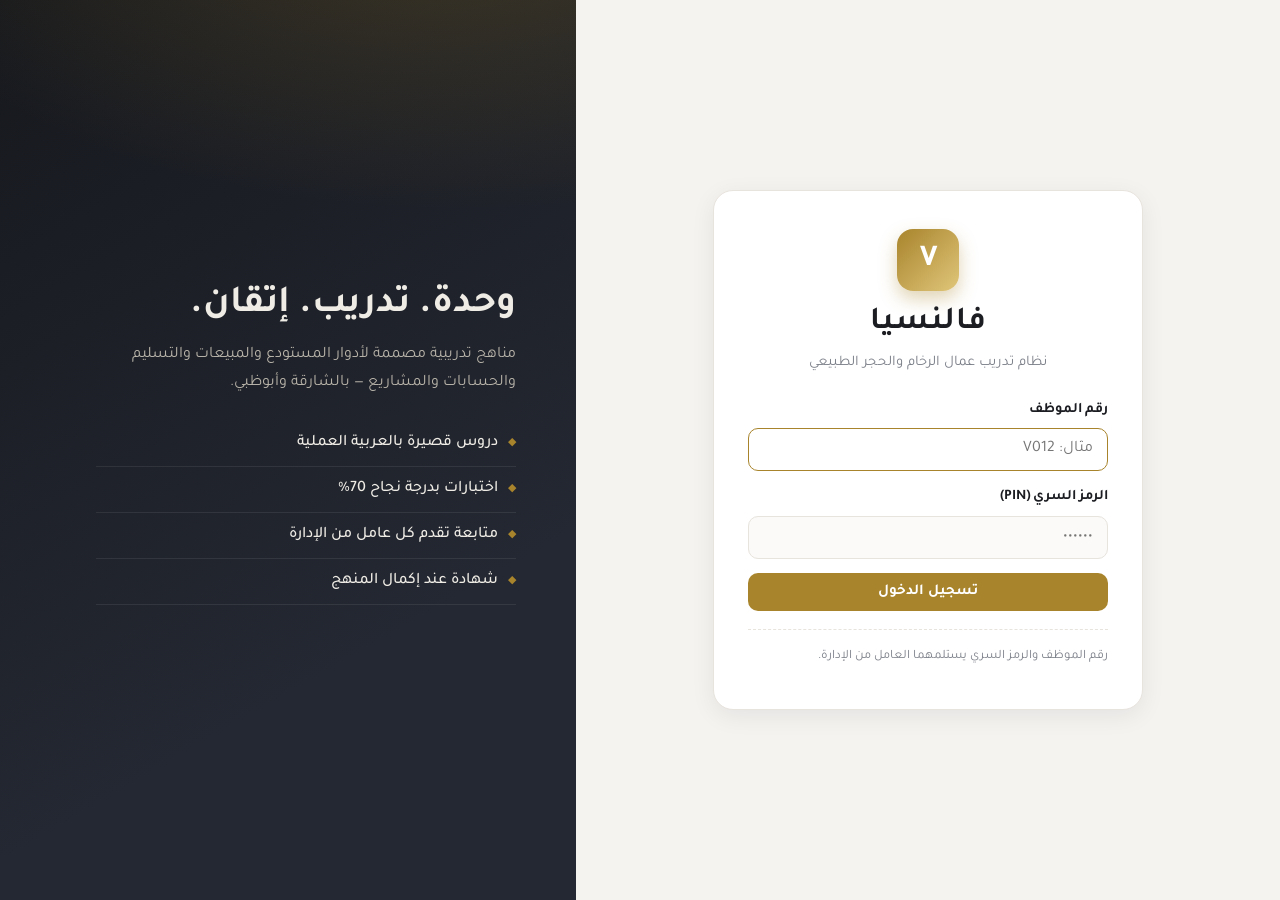
<file: index.html>
<!DOCTYPE html>
<html lang="ar" dir="rtl">
<head>
  <meta charset="UTF-8">
  <meta name="viewport" content="width=device-width, initial-scale=1.0">
  <meta name="description" content="نظام تدريب عمال شركة فالنسيا لتجارة الرخام والحجر الطبيعي - الشارقة وأبوظبي">
  <title>فالنسيا | نظام تدريب العمال</title>
  <link rel="icon" href="data:image/svg+xml,<svg xmlns='http://www.w3.org/2000/svg' viewBox='0 0 100 100'><text y='.9em' font-size='90'>⬜</text></svg>">
  <link rel="preconnect" href="https://fonts.googleapis.com">
  <link rel="preconnect" href="https://fonts.gstatic.com" crossorigin>
  <link href="https://fonts.googleapis.com/css2?family=Tajawal:wght@400;500;700;800&display=swap" rel="stylesheet">
  <link rel="stylesheet" href="css/style.css">
</head>
<body>
  <div id="app"></div>
  <div id="modal-root"></div>
  <div id="toast-root"></div>

  <script src="js/config.js"></script>
  <script src="js/data.js"></script>
  <script src="js/store.js"></script>
  <script src="js/ui.js"></script>
  <script src="js/app.js"></script>
</body>
</html>
</file>
<file: css/style.css>
/* ===== فالنسيا — نظام تدريب العمال ===== */
:root {
  --bg: #f5f3f0;
  --card: #ffffff;
  --ink: #1b1d22;
  --muted: #7b7f88;
  --line: #e7e3dd;
  --gold: #a8842c;
  --gold-dark: #8a6f2f;
  --green: #1f7a5a;
  --red: #c0392b;
  --blue: #1f5a8a;
  --amber: #b8860b;
  --side: #16181d;
  --side-2: #1f2229;
  --radius: 14px;
  --shadow: 0 6px 24px rgba(20, 20, 30, .07);
}

* { box-sizing: border-box; }
html, body { margin: 0; padding: 0; }
body {
  font-family: 'Tajawal', 'Segoe UI', Tahoma, 'Noto Kufi Arabic', sans-serif;
  background: var(--bg);
  color: var(--ink);
  font-size: 16px;
  line-height: 1.7;
}
h1, h2, h3, h4 { line-height: 1.4; margin: 0 0 .4em; }
p { margin: .3em 0; }
a { color: inherit; text-decoration: none; }
code {
  background: rgba(0,0,0,.06); padding: 2px 7px; border-radius: 6px;
  font-family: ui-monospace, monospace; font-size: .85em; direction: ltr; display: inline-block;
}
.muted { color: var(--muted); }

/* ===== أزرار ===== */
.btn {
  display: inline-flex; align-items: center; justify-content: center; gap: 6px;
  border: 1px solid transparent; border-radius: 10px; padding: 9px 18px;
  font-family: inherit; font-size: .95rem; font-weight: 700; cursor: pointer;
  transition: .15s; background: #eee; color: var(--ink);
}
.btn:hover { filter: brightness(.97); transform: translateY(-1px); }
.btn:disabled { opacity: .55; cursor: default; transform: none; }
.btn-primary { background: var(--gold); color: #fff; }
.btn-primary:hover { background: var(--gold-dark); }
.btn-ghost { background: transparent; border-color: var(--line); }
.btn-danger { background: var(--red); color: #fff; }
.btn-light { background: #fff; color: var(--green); }
.btn-block { width: 100%; }
.btn-lg { padding: 12px 26px; font-size: 1.05rem; }
.icon-btn {
  border: 1px solid var(--line); background: #fff; border-radius: 8px;
  width: 32px; height: 32px; cursor: pointer; font-size: .95rem; line-height: 1;
  transition: .15s;
}
.icon-btn:hover { background: #f0ede8; }
.icon-btn.danger:hover { background: #fdeceb; border-color: #f2c4bf; }

/* ===== شارات ===== */
.badge {
  display: inline-block; padding: 2px 10px; border-radius: 999px;
  font-size: .78rem; font-weight: 700; white-space: nowrap;
}
.b-gray  { background: #eceff1; color: #546e7a; }
.b-blue  { background: #e3f0fa; color: var(--blue); }
.b-green { background: #e2f4ee; color: var(--green); }
.b-amber { background: #fbf1d8; color: var(--amber); }
.b-red   { background: #fdeceb; color: var(--red); }
.b-purple{ background: #efe7f6; color: #6a3d9a; }

/* ===== شريط التقدم ===== */
.pbar {
  position: relative; background: #e9e5df; border-radius: 999px;
  height: 22px; overflow: hidden; min-width: 130px;
}
.pbar span {
  position: absolute; inset: 0 auto 0 0; right: 0;
  background: linear-gradient(90deg, var(--gold), #cfae52);
  border-radius: 999px; transition: width .5s ease;
}
.pbar b {
  position: absolute; inset: 0; display: flex; align-items: center; justify-content: center;
  font-size: .75rem; color: #4a4a4a; mix-blend-mode: multiply;
}
.pbar-sm { height: 16px; }
.pbar-sm b { font-size: .68rem; }

/* ===== صفحة الدخول ===== */
.login-wrap {
  min-height: 100vh; display: grid; grid-template-columns: 1.1fr .9fr;
  background: var(--bg);
}
.login-card {
  width: min(430px, 92%); margin: auto; background: var(--card);
  border-radius: 20px; padding: 38px 34px; box-shadow: var(--shadow);
  border: 1px solid var(--line);
}
.login-logo { text-align: center; margin-bottom: 22px; }
.login-logo h1 { font-size: 2rem; margin: 10px 0 2px; letter-spacing: 1px; }
.login-logo p { color: var(--muted); font-size: .92rem; }
.logo-mark {
  width: 62px; height: 62px; margin: 0 auto; border-radius: 16px;
  background: linear-gradient(135deg, var(--gold), #e0c67a);
  color: #fff; font-weight: 800; font-size: 1.9rem;
  display: flex; align-items: center; justify-content: center;
  box-shadow: 0 8px 18px rgba(168,132,44,.35);
}
.logo-mark.sm { width: 40px; height: 40px; font-size: 1.2rem; border-radius: 11px; margin: 0; }
#login-form label { display: block; font-weight: 700; font-size: .9rem; margin-bottom: 14px; }
#login-form input {
  width: 100%; margin-top: 6px; padding: 11px 14px; border: 1.5px solid var(--line);
  border-radius: 10px; font-family: inherit; font-size: 1rem; background: #fbfaf8;
}
#login-form input:focus { outline: none; border-color: var(--gold); background: #fff; }
.form-error {
  background: #fdeceb; color: var(--red); padding: 9px 12px; border-radius: 9px;
  font-size: .88rem; margin-bottom: 12px; font-weight: 700;
}
.login-hint {
  margin-top: 18px; padding-top: 14px; border-top: 1px dashed var(--line);
  font-size: .8rem; color: var(--muted); line-height: 2.1;
}
.login-hint b { color: var(--ink); }
.login-side {
  background:
    radial-gradient(1000px 500px at 80% -10%, rgba(168,132,44,.25), transparent 60%),
    linear-gradient(150deg, #16181d, #242832 70%);
  color: #efece6; display: flex; align-items: center; padding: 60px;
}
.side-content h2 { font-size: 2.4rem; margin-bottom: 10px; }
.side-content p { color: #b9b4aa; max-width: 420px; }
.side-content ul { padding: 0; list-style: none; margin-top: 24px; }
.side-content li { padding: 9px 0 9px 0; border-bottom: 1px solid rgba(255,255,255,.08); font-weight: 500; }
.side-content li::before { content: '◆'; color: var(--gold); margin-left: 10px; font-size: .7rem; }

/* ===== التخطيط ===== */
.layout { display: grid; grid-template-columns: 250px 1fr; min-height: 100vh; }
.sidebar {
  background: var(--side); color: #d8d5cf; display: flex; flex-direction: column;
  position: sticky; top: 0; height: 100vh;
}
.brand {
  display: flex; gap: 11px; align-items: center; padding: 18px 16px;
  border-bottom: 1px solid rgba(255,255,255,.07);
}
.brand b { display: block; color: #fff; font-size: 1.1rem; }
.brand small { color: #8b8f99; font-size: .75rem; }
.nav { padding: 14px 10px; display: flex; flex-direction: column; gap: 4px; flex: 1; }
.nav-item {
  display: flex; align-items: center; gap: 11px; padding: 11px 14px;
  border-radius: 10px; font-weight: 600; font-size: .95rem; color: #c9c6bf;
  transition: .15s;
}
.nav-item:hover { background: var(--side-2); color: #fff; }
.nav-item.active { background: var(--gold); color: #fff; box-shadow: 0 6px 14px rgba(168,132,44,.35); }
.nav-item span { font-size: 1.05rem; }
.side-user {
  display: flex; align-items: center; gap: 10px; padding: 14px;
  background: var(--side-2); border-top: 1px solid rgba(255,255,255,.06);
}
.avatar {
  width: 38px; height: 38px; border-radius: 50%; flex: 0 0 auto;
  background: linear-gradient(135deg, var(--gold), #e0c67a); color: #fff;
  display: flex; align-items: center; justify-content: center; font-weight: 800;
}
.avatar.sm { width: 32px; height: 32px; font-size: .9rem; }
.side-user-info { flex: 1; min-width: 0; }
.side-user-info b { display: block; color: #fff; font-size: .88rem; white-space: nowrap; overflow: hidden; text-overflow: ellipsis; }
.side-user-info small { color: #8b8f99; font-size: .7rem; }
.side-user .icon-btn { background: transparent; border-color: rgba(255,255,255,.15); color: #d8d5cf; }
.side-user .icon-btn:hover { background: rgba(255,255,255,.1); }

.main { min-width: 0; display: flex; flex-direction: column; }
.topbar {
  display: flex; align-items: center; justify-content: space-between; gap: 16px;
  background: #fff; border-bottom: 1px solid var(--line);
  padding: 13px 26px; position: sticky; top: 0; z-index: 5;
}
.page-title { font-weight: 800; font-size: 1.05rem; }
.top-progress { display: flex; align-items: center; gap: 10px; font-size: .8rem; color: var(--muted); font-weight: 700; }
.top-progress .pbar { width: 140px; }
.content { padding: 26px; max-width: 1180px; width: 100%; margin: 0 auto; }

/* ===== الرئيسية ===== */
.hero {
  display: flex; align-items: center; justify-content: space-between; gap: 18px;
  background: linear-gradient(120deg, #fff, #fbf7ee);
  border: 1px solid var(--line); border-radius: var(--radius);
  padding: 22px 26px; box-shadow: var(--shadow); margin-bottom: 18px;
}
.hero h2 { margin: 0; font-size: 1.5rem; }
.hero p { color: var(--muted); margin: 0; }
.hero-pct { text-align: center; background: #fff; border: 1px solid var(--line); border-radius: 12px; padding: 8px 22px; }
.hero-pct b { display: block; font-size: 1.9rem; color: var(--gold); line-height: 1.2; }
.hero-pct span { font-size: .75rem; color: var(--muted); font-weight: 700; }

.banner {
  display: flex; align-items: center; justify-content: space-between; gap: 14px;
  border-radius: var(--radius); padding: 16px 20px; margin-bottom: 18px;
}
.banner p { margin: 0; font-size: .88rem; opacity: .85; }
.banner-green { background: linear-gradient(120deg, #e2f4ee, #f0faf6); border: 1px solid #bfe6d7; color: var(--green); }

.stat-grid { display: grid; grid-template-columns: repeat(4, 1fr); gap: 14px; margin-bottom: 22px; }
.stat-grid.small { grid-template-columns: repeat(3, 1fr); }
.stat-card {
  background: var(--card); border: 1px solid var(--line); border-radius: var(--radius);
  padding: 15px 17px; box-shadow: var(--shadow);
}
.stat-card span { display: block; color: var(--muted); font-size: .8rem; font-weight: 700; margin-bottom: 4px; }
.stat-card b { font-size: 1.45rem; }

.section-title { margin: 26px 0 14px; font-size: 1.1rem; }
.section-title::after {
  content: ''; display: block; width: 46px; height: 3px;
  background: var(--gold); border-radius: 3px; margin-top: 5px;
}

.mod-grid { display: grid; grid-template-columns: repeat(auto-fill, minmax(275px, 1fr)); gap: 16px; }
.mod-card {
  background: var(--card); border: 1px solid var(--line); border-radius: var(--radius);
  padding: 18px; box-shadow: var(--shadow); display: flex; flex-direction: column; gap: 9px;
  transition: .18s;
}
.mod-card:hover { transform: translateY(-3px); border-color: #d9cfae; box-shadow: 0 12px 28px rgba(20,20,30,.1); }
.mod-card h3 { font-size: 1.02rem; margin: 0; }
.mod-card p { color: var(--muted); font-size: .85rem; margin: 0; flex: 1; }
.mod-top { display: flex; align-items: center; justify-content: space-between; gap: 8px; }
.mod-icon {
  width: 44px; height: 44px; border-radius: 12px; font-size: 1.35rem;
  display: flex; align-items: center; justify-content: center;
}
.mod-icon.lg { width: 60px; height: 60px; font-size: 1.8rem; flex: 0 0 auto; }
.mod-cta { color: var(--gold-dark); font-weight: 800; font-size: .87rem; }

.back-link { display: inline-block; color: var(--muted); font-weight: 700; margin-bottom: 14px; font-size: .9rem; }
.back-link:hover { color: var(--gold-dark); }

.mod-hero {
  display: flex; align-items: center; gap: 16px; background: var(--card);
  border: 1px solid var(--line); border-right: 5px solid var(--mc, var(--gold));
  border-radius: var(--radius); padding: 18px 20px; margin-bottom: 18px; box-shadow: var(--shadow);
}
.mod-hero h2 { margin: 0; font-size: 1.3rem; }
.mod-hero p { color: var(--muted); margin: 0; font-size: .9rem; }
.mod-hero-state { margin-inline-start: auto; }

/* ===== الدروس ===== */
.lessons { display: flex; flex-direction: column; gap: 16px; }
.lesson {
  background: var(--card); border: 1px solid var(--line);
  border-radius: var(--radius); box-shadow: var(--shadow); overflow: hidden;
}
.lesson-done { border-color: #bfe6d7; }
.lesson-head {
  display: flex; align-items: center; gap: 12px; padding: 15px 20px;
  background: #fbfaf8; border-bottom: 1px solid var(--line);
}
.lesson-done .lesson-head { background: #f0faf6; }
.lesson-head h4 { margin: 0; font-size: 1.05rem; }
.lesson-num {
  width: 30px; height: 30px; border-radius: 50%; background: var(--gold); color: #fff;
  display: flex; align-items: center; justify-content: center; font-weight: 800; font-size: .9rem; flex: 0 0 auto;
}
.lesson-body { padding: 16px 22px; }
.lesson-body p:first-child { margin-top: 0; }
.lesson-body ul { margin: .5em 0; padding-right: 1.3em; }
.lesson-body li { margin-bottom: .4em; }
.kp {
  background: #fbf7ee; border: 1px dashed #dfc98d; border-radius: 10px;
  padding: 10px 14px; margin-top: 12px; font-size: .92rem; color: #6b5a24;
}
.lesson-foot { padding: 0 22px 16px; }

/* ===== الاختبار ===== */
.quiz-section { margin-top: 26px; }
.quiz-box {
  display: flex; align-items: center; justify-content: space-between; gap: 16px;
  background: var(--card); border: 1px solid var(--line); border-radius: var(--radius);
  padding: 18px 22px; box-shadow: var(--shadow);
}
.quiz-box p { margin: 0; color: var(--muted); font-size: .88rem; }
.quiz-pass { background: #f0faf6; border-color: #bfe6d7; }
.quiz-pass b { color: var(--green); }
.quiz-fail { background: #fdf6f0; border-color: #f0dcc8; }
.quiz-locked { background: #f4f2ef; color: var(--muted); }
.quiz-page {
  background: var(--card); border: 1px solid var(--line); border-radius: var(--radius);
  padding: 24px 26px; box-shadow: var(--shadow);
}
.q-item { border: none; border-top: 1px solid var(--line); padding: 16px 0 6px; margin: 0; }
.q-item:first-of-type { border-top: none; }
.q-item legend { font-weight: 800; font-size: 1.02rem; padding: 0 0 8px; display: flex; gap: 9px; align-items: flex-start; }
.q-num {
  min-width: 26px; height: 26px; border-radius: 8px; background: var(--side); color: #fff;
  display: inline-flex; align-items: center; justify-content: center; font-size: .8rem; flex: 0 0 auto;
}
.q-opt {
  display: flex; align-items: center; gap: 10px; padding: 9px 13px; margin: 6px 0;
  border: 1.5px solid var(--line); border-radius: 10px; cursor: pointer; transition: .15s;
  background: #fbfaf8; font-weight: 500;
}
.q-opt:hover { border-color: var(--gold); background: #fff; }
.q-opt input { accent-color: var(--gold); width: 17px; height: 17px; }
.q-opt:has(input:checked) { border-color: var(--gold); background: #fbf7ee; }
.quiz-actions { margin-top: 18px; text-align: center; }

.result-ring {
  width: 120px; height: 120px; border-radius: 50%; margin: 6px auto 14px;
  display: flex; flex-direction: column; align-items: center; justify-content: center;
  border: 6px solid; background: #fff;
}
.result-ring b { font-size: 1.7rem; line-height: 1.1; }
.result-ring span { font-size: .75rem; color: var(--muted); }
.res-pass { border-color: var(--green); color: var(--green); }
.res-fail { border-color: var(--red); color: var(--red); }
.result-list { list-style: none; padding: 0; margin: 10px 0 0; }
.q-res { padding: 10px 13px; border-radius: 10px; margin-bottom: 7px; font-size: .9rem; }
.q-res b { display: block; }
.q-res span { color: var(--muted); font-size: .85rem; }
.q-res.ok { background: #f0faf6; }
.q-res.bad { background: #fdeceb; }
.q-res.ok b { color: var(--green); }
.q-res.bad b { color: var(--red); }

/* ===== اللوحات والجداول ===== */
.panel {
  background: var(--card); border: 1px solid var(--line); border-radius: var(--radius);
  box-shadow: var(--shadow); overflow: hidden;
}
.panel-head {
  display: flex; align-items: center; justify-content: space-between; gap: 14px;
  padding: 15px 20px; border-bottom: 1px solid var(--line); flex-wrap: wrap;
}
.panel-head h3 { margin: 0; font-size: 1.05rem; }
.filters { display: flex; gap: 9px; flex-wrap: wrap; }
.filters input, .filters select {
  padding: 8px 13px; border: 1.5px solid var(--line); border-radius: 9px;
  font-family: inherit; font-size: .9rem; background: #fbfaf8;
}
.filters input:focus, .filters select:focus { outline: none; border-color: var(--gold); }
.table-wrap { overflow-x: auto; }
.table { width: 100%; border-collapse: collapse; font-size: .9rem; }
.table th {
  text-align: right; background: #fbfaf8; color: var(--muted); font-size: .78rem;
  padding: 11px 14px; border-bottom: 1px solid var(--line); white-space: nowrap;
}
.table td { padding: 11px 14px; border-bottom: 1px solid #f1eeea; vertical-align: middle; }
.table tbody tr:hover { background: #fcfbf9; }
.table tr:last-child td { border-bottom: none; }
.w-pct .pbar { min-width: 110px; }
.cell-user { display: flex; align-items: center; gap: 9px; }
.cell-user small { display: block; color: var(--muted); font-size: .75rem; }
.center-panel { padding: 40px 24px; text-align: center; }

.empty { text-align: center; padding: 42px 18px; color: var(--muted); }
.empty-icon { font-size: 2.6rem; margin-bottom: 8px; }
.empty h4 { color: var(--ink); margin-bottom: 4px; }
.empty p { font-size: .9rem; }

/* ===== النوافذ ===== */
.modal-backdrop {
  position: fixed; inset: 0; background: rgba(15, 16, 20, .55);
  display: flex; align-items: center; justify-content: center; z-index: 50;
  padding: 20px; animation: fade .18s ease;
}
@keyframes fade { from { opacity: 0; } }
.modal {
  background: #fff; border-radius: 16px; width: min(560px, 100%);
  max-height: 88vh; display: flex; flex-direction: column;
  box-shadow: 0 24px 60px rgba(0,0,0,.3); animation: pop .2s ease;
}
@keyframes pop { from { transform: translateY(14px) scale(.98); opacity: 0; } }
.modal-wide { width: min(760px, 100%); }
.modal-head {
  display: flex; align-items: center; justify-content: space-between;
  padding: 15px 20px; border-bottom: 1px solid var(--line);
}
.modal-head h3 { margin: 0; font-size: 1.08rem; }
.modal-close {
  border: none; background: #f1efec; width: 32px; height: 32px; border-radius: 8px;
  cursor: pointer; font-size: .95rem;
}
.modal-close:hover { background: #e8e5e0; }
.modal-body { padding: 18px 20px; overflow-y: auto; }
.modal-foot {
  display: flex; justify-content: flex-start; gap: 10px;
  padding: 13px 20px; border-top: 1px solid var(--line); background: #fbfaf8;
  border-radius: 0 0 16px 16px;
}
.confirm-msg { font-size: 1rem; }

/* ===== التنبيهات ===== */
#toast-root { position: fixed; bottom: 20px; left: 20px; z-index: 100; display: flex; flex-direction: column; gap: 8px; }
.toast {
  background: var(--side); color: #fff; padding: 11px 18px; border-radius: 11px;
  font-weight: 700; font-size: .9rem; box-shadow: 0 10px 26px rgba(0,0,0,.28);
  opacity: 0; transform: translateY(12px); transition: .3s; max-width: 340px;
}
.toast.show { opacity: 1; transform: none; }
.toast-error { background: var(--red); }

/* ===== سجل العامل في النافذة ===== */
.wm-head { display: flex; justify-content: space-between; gap: 10px; flex-wrap: wrap; margin-bottom: 12px; }

/* ===== الشهادة ===== */
.cert-toolbar { display: flex; gap: 10px; margin-bottom: 16px; }
.certificate { background: #fff; border: 1px solid var(--line); border-radius: 16px; padding: 14px; box-shadow: var(--shadow); }
.cert-frame {
  border: 3px double var(--gold); border-radius: 10px; padding: 44px 40px 34px;
  text-align: center; background:
    radial-gradient(600px 200px at 50% 0%, rgba(168,132,44,.08), transparent 70%), #fff;
}
.cert-brand { font-size: 1.4rem; font-weight: 800; color: var(--gold-dark); letter-spacing: 2px; }
.cert-sub { color: var(--muted); font-size: .82rem; margin-bottom: 22px; }
.cert-frame h1 { font-size: 2rem; color: var(--gold-dark); margin-bottom: 18px; }
.cert-present { color: var(--muted); margin: 6px 0; }
.cert-name {
  font-size: 2.1rem; font-weight: 800; margin: 8px 0 14px; color: var(--ink);
  border-bottom: 2px solid var(--gold); display: inline-block; padding: 0 30px 6px;
}
.cert-meta { display: flex; justify-content: center; gap: 34px; margin: 24px 0; flex-wrap: wrap; }
.cert-meta span { display: block; color: var(--muted); font-size: .75rem; font-weight: 700; }
.cert-meta b { font-size: 1.05rem; }
.cert-foot { display: flex; align-items: flex-end; justify-content: space-between; margin-top: 30px; gap: 14px; }
.cert-sign { text-align: center; font-size: .9rem; }
.cert-sign span { display: block; color: var(--muted); font-size: .8rem; }
.cert-seal {
  width: 64px; height: 64px; border: 3px solid var(--gold); border-radius: 50%;
  color: var(--gold); font-size: 1.7rem; display: flex; align-items: center; justify-content: center;
  font-weight: 800;
}

/* ===== الطباعة ===== */
@media print {
  body * { visibility: hidden; }
  .certificate, .certificate * { visibility: visible; }
  .certificate { position: absolute; inset: 0; border: none; box-shadow: none; padding: 0; }
  .no-print, #toast-root, .sidebar, .topbar { display: none !important; }
}

/* ===== متجاوب ===== */
@media (max-width: 980px) {
  .login-wrap { grid-template-columns: 1fr; }
  .login-side { display: none; }
  .layout { grid-template-columns: 1fr; }
  .sidebar {
    position: sticky; top: 0; height: auto; z-index: 10;
    flex-direction: row; align-items: center; padding: 0 8px; overflow-x: auto;
  }
  .brand { border: none; padding: 10px 8px; }
  .brand > div:last-child { display: none; }
  .nav { flex-direction: row; padding: 8px 4px; gap: 4px; flex: 1; }
  .nav-item { padding: 8px 11px; font-size: .82rem; white-space: nowrap; }
  .nav-item span { display: none; }
  .side-user { padding: 8px; background: transparent; border: none; }
  .side-user-info { display: none; }
  .topbar { padding: 11px 16px; }
  .content { padding: 16px; }
  .stat-grid, .stat-grid.small { grid-template-columns: repeat(2, 1fr); }
  .hero { flex-direction: column; text-align: center; }
  .mod-hero { flex-wrap: wrap; }
  .mod-hero-state { margin: 0; }
  .quiz-box { flex-direction: column; align-items: flex-start; }
}
@media (max-width: 560px) {
  .stat-grid, .stat-grid.small { grid-template-columns: 1fr 1fr; }
  .stat-card b { font-size: 1.2rem; }
  .cert-frame { padding: 26px 16px; }
  .cert-name { font-size: 1.5rem; padding: 0 10px 5px; }
  .top-progress span { display: none; }
}
</file>
